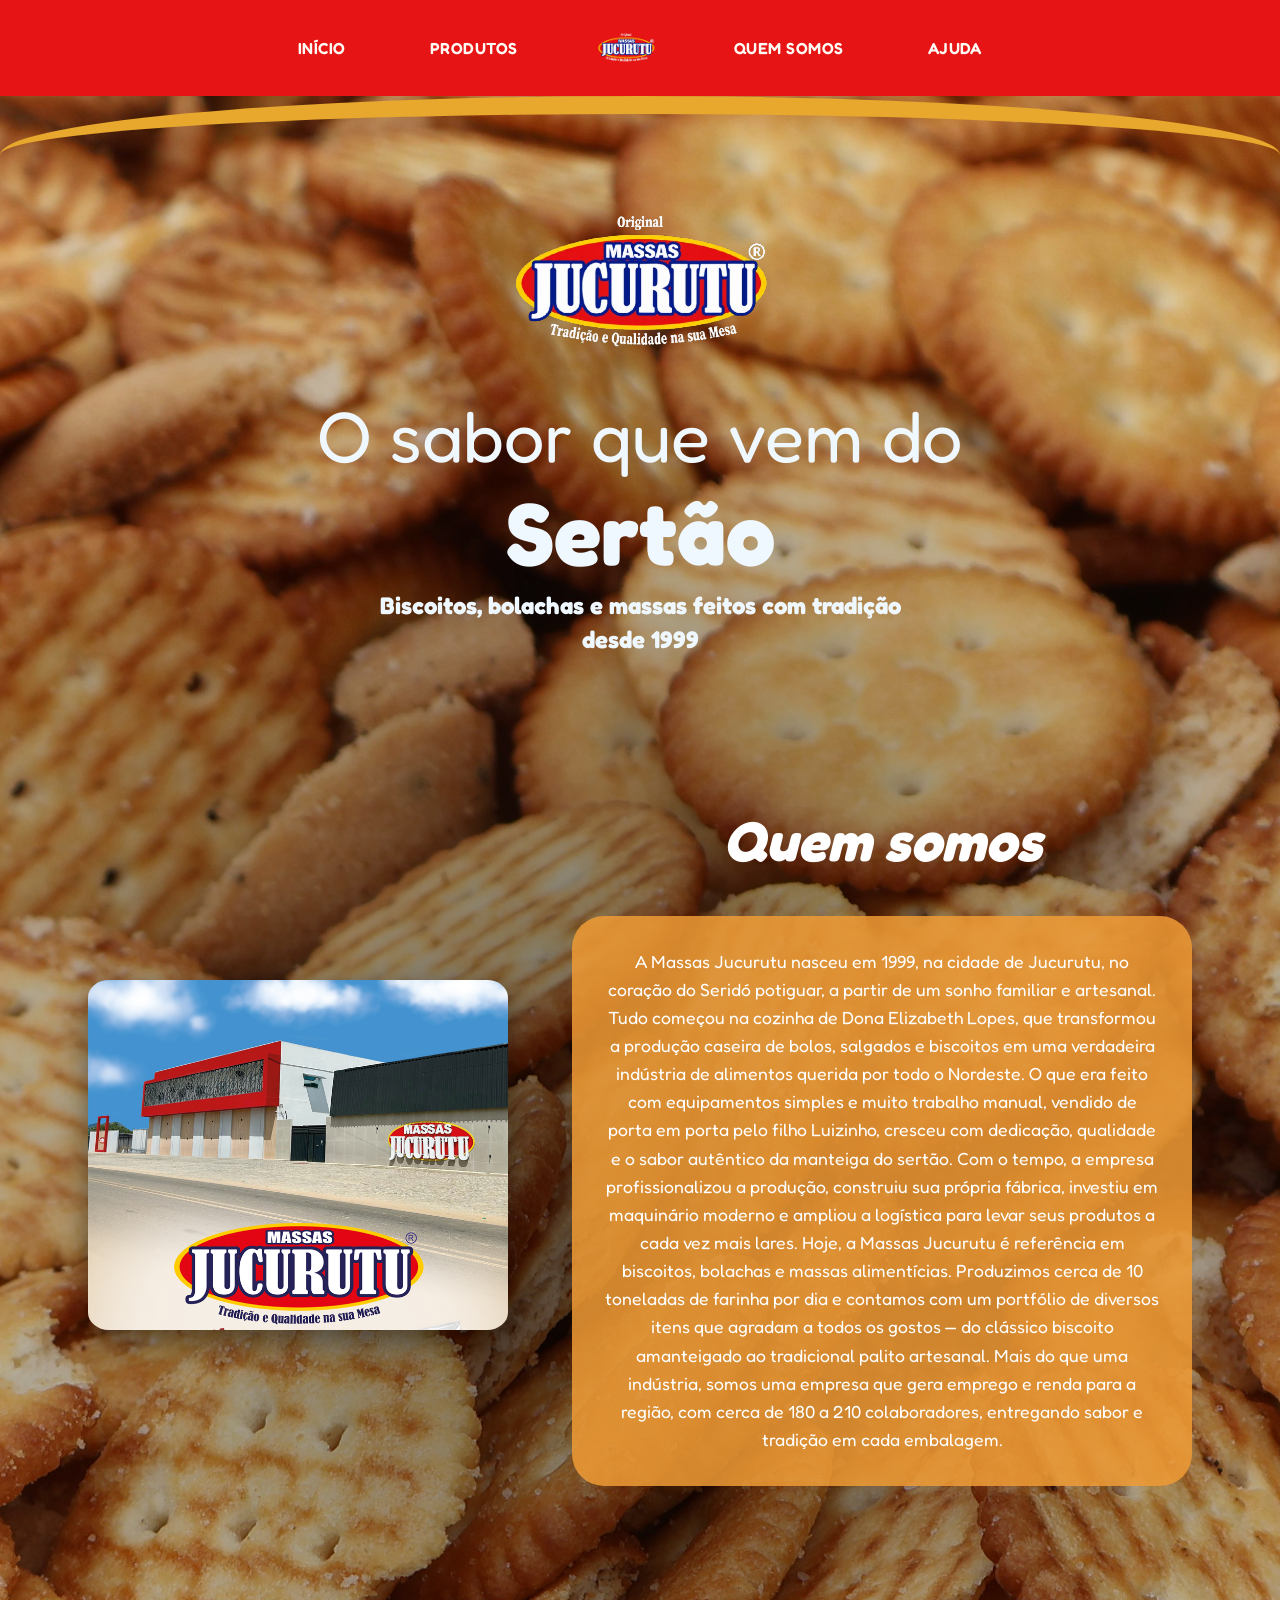
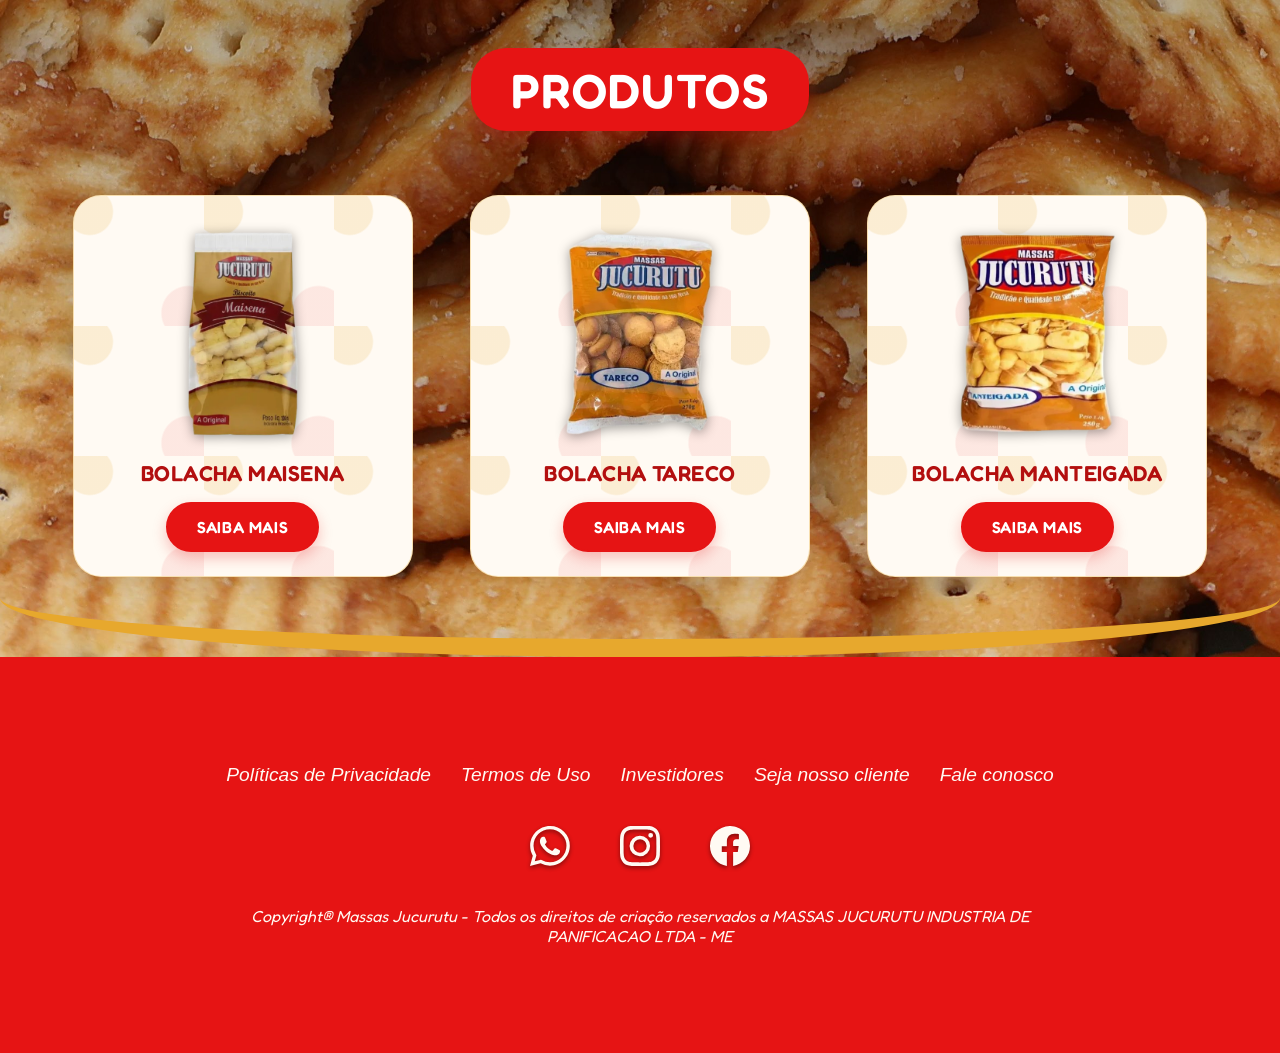
<file: index.html>
<!doctype html>
<html lang="pt-BR">
  <head>
    <meta charset="UTF-8" />
    <meta name="viewport" content="width=device-width, initial-scale=1.0" />
    <title>Massas Jucurutu</title>
    <link rel="stylesheet" href="css/style.css" />
    <link rel="preconnect" href="https://fonts.googleapis.com" />
    <link rel="preconnect" href="https://fonts.gstatic.com" crossorigin />
    <link
      href="https://fonts.googleapis.com/css2?family=Fredoka:wght@300..700&display=swap"
      rel="stylesheet"
    />
  </head>
  <body>
    <header>
      <div id="navbar"></div>
    </header>

    <section class="main">
      <div class="hero">
        <img
          class="hero__logo"
          src="assets/Massas-Jucurutu-logo.png"
          alt="Logo Massas Jucurutu"
        />
        <h1 class="hero__title">
          <span>O sabor que vem do</span>
          <strong>Sertão</strong>
        </h1>
        <h2 class="hero__text">
          <p>Biscoitos, bolachas e massas feitos com tradição</p>
          <p>desde 1999</p>
        </h2>
      </div>

      <section class="about">
        <img class="about-img" src="assets/fabrica.png" alt="Fábrica Massas Jucurutu" />

        <div class="about-cards">
          <h2 class="about-title">Quem somos</h2>

          <p class="about-text">A Massas Jucurutu nasceu em 1999, na cidade de Jucurutu, no coração do Seridó potiguar, a partir de um sonho familiar e artesanal. Tudo começou na cozinha de Dona Elizabeth Lopes, que transformou a produção caseira de bolos, salgados e biscoitos em uma verdadeira indústria de alimentos querida por todo o Nordeste.
O que era feito com equipamentos simples e muito trabalho manual, vendido de porta em porta pelo filho Luizinho, cresceu com dedicação, qualidade e o sabor autêntico da manteiga do sertão. Com o tempo, a empresa profissionalizou a produção, construiu sua própria fábrica, investiu em maquinário moderno e ampliou a logística para levar seus produtos a cada vez mais lares.
Hoje, a Massas Jucurutu é referência em biscoitos, bolachas e massas alimentícias. Produzimos cerca de 10 toneladas de farinha por dia e contamos com um portfólio de diversos itens que agradam a todos os gostos — do clássico biscoito amanteigado ao tradicional palito artesanal.
Mais do que uma indústria, somos uma empresa que gera emprego e renda para a região, com cerca de 180 a 210 colaboradores, entregando sabor e tradição em cada embalagem.</p>
        </div>
      </section>

      <section class="produtos">
        <h3 class="produtos-title">Produtos</h3>
        <div class="produtos-lista">

          <div class="produtos_item">
            <img class="item_img" src="assets/maisena.png" alt="Bolacha Maisena" />
            <h4 class="produto-item-title">Bolacha Maisena</h4>
            <a class="produtos-btn" href="Produtos.html">Saiba mais</a>
          </div>

          <div class="produtos_item">
            <img class="item_img" src="assets/tareco.png" alt="Bolacha Tareco" />
            <h4 class="produto-item-title">Bolacha Tareco</h4>
            <a class="produtos-btn" href="Produtos.html">Saiba mais</a>
          </div>

          <div class="produtos_item">
            <img class="item_img" src="assets/manteigada.png" alt="Bolacha Manteigada" />
            <h4 class="produto-item-title">Bolacha Manteigada</h4>
            <a class="produtos-btn" href="Produtos.html">Saiba mais</a>
          </div>

        </div>
      </section>
    </section>

    <footer> 
      <div id="footer"></div> 
    </footer>
    <script src="components/navbar.js"></script>
    <script src="components/footer.js"></script>
  </body>
</html>
</file>
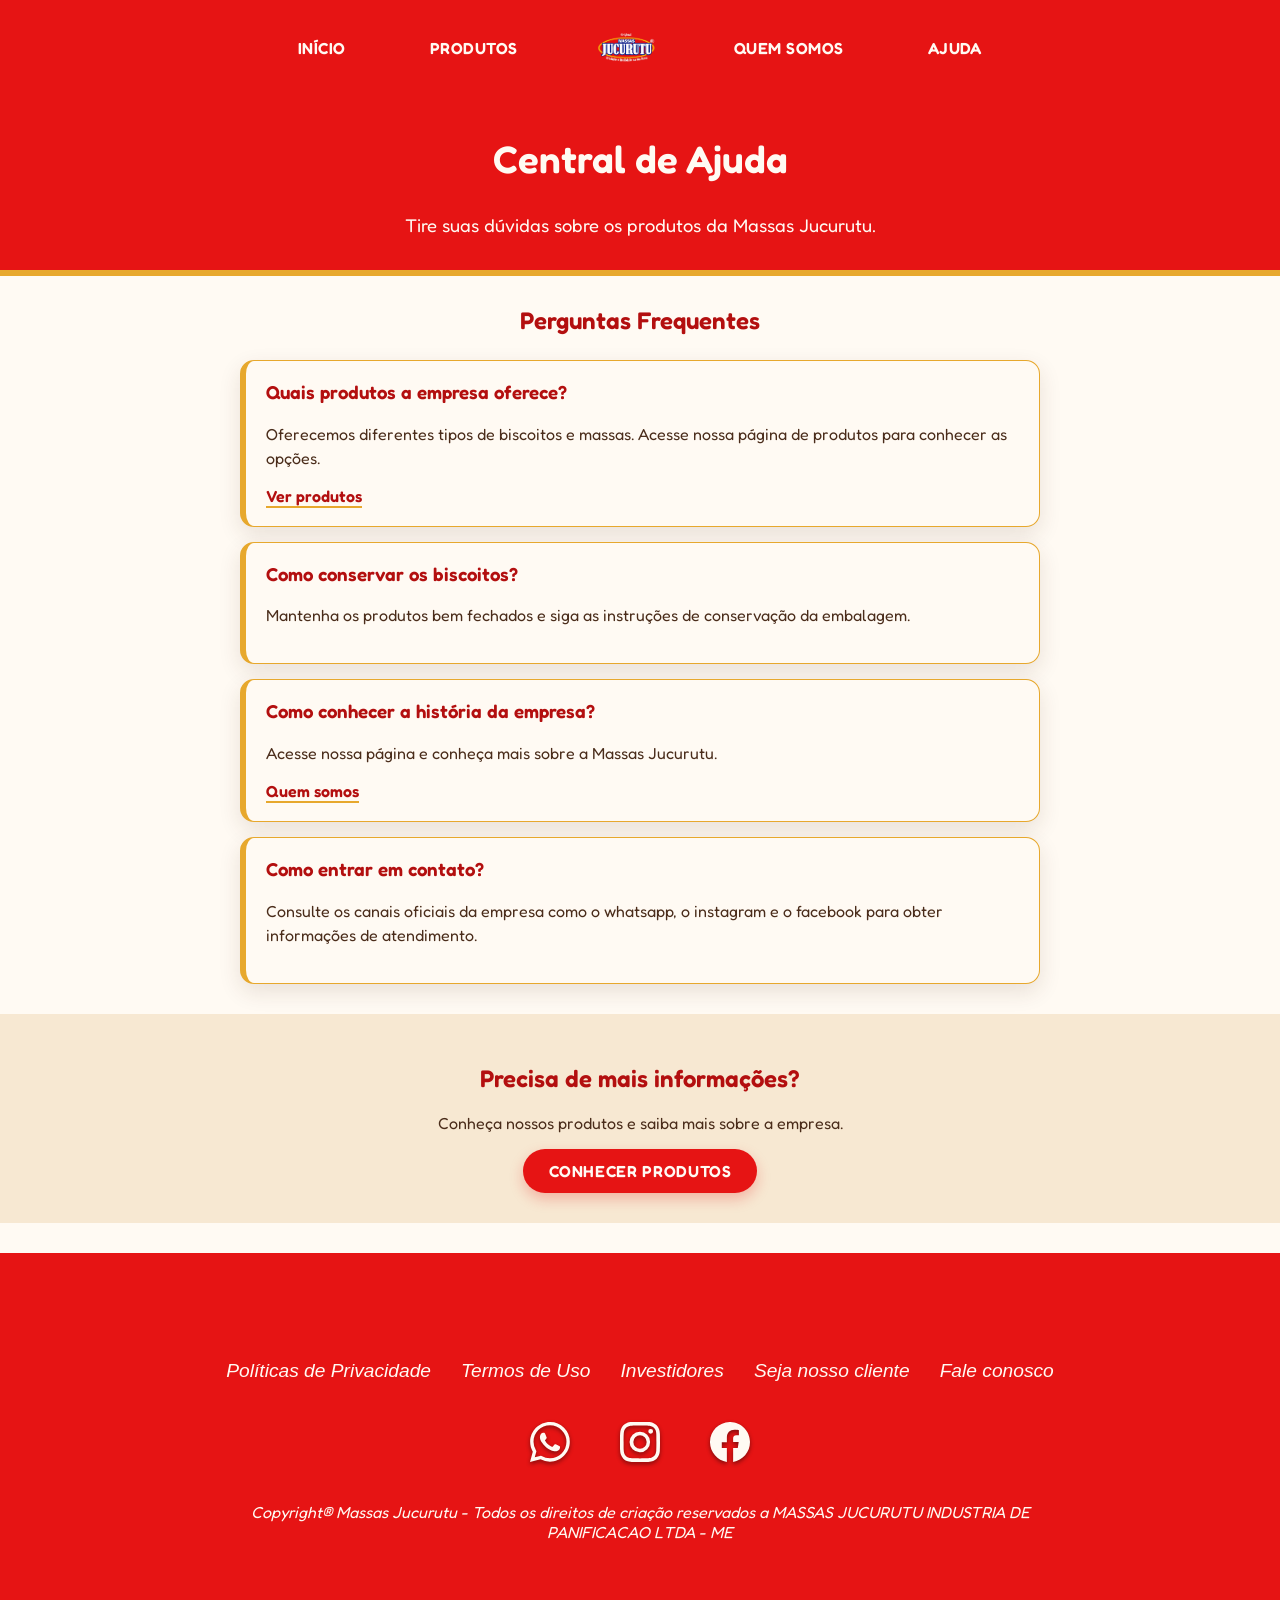
<file: Ajuda.html>
<!DOCTYPE html>
<html lang="pt-BR">
<head>
    <meta charset="UTF-8">
    <meta name="viewport" content="width=device-width, initial-scale=1.0">

    <title>Ajuda - Massas Jucurutu</title>

    <link rel="stylesheet" href="css/style.css">
    <link rel="stylesheet" href="components/Ajuda.css">

    <link rel="preconnect" href="https://fonts.googleapis.com">
    <link rel="preconnect" href="https://fonts.gstatic.com" crossorigin>
    <link href="https://fonts.googleapis.com/css2?family=Fredoka:wght@300..700&display=swap" rel="stylesheet">
</head>
<body>

    <header id="navbar"></header>

    <main class="ajuda">

        <section class="ajuda__cabecalho">
            <h1>Central de Ajuda</h1>
            <p>
                Tire suas dúvidas sobre os produtos da
                Massas Jucurutu.
            </p>
        </section>

        <section class="ajuda__perguntas">
            <h2>Perguntas Frequentes</h2>

            <div class="ajuda__item">
                <h3>Quais produtos a empresa oferece?</h3>
                <p>
                    Oferecemos diferentes tipos de biscoitos e massas.
                    Acesse nossa página de produtos para conhecer as opções.
                </p>
                <a href="Produtos.html">Ver produtos</a>
            </div>

            <div class="ajuda__item">
                <h3>Como conservar os biscoitos?</h3>
                <p>
                    Mantenha os produtos bem fechados e siga as
                    instruções de conservação da embalagem.
                </p>
            </div>

            <div class="ajuda__item">
                <h3>Como conhecer a história da empresa?</h3>
                <p>
                    Acesse nossa página e conheça mais sobre a
                    Massas Jucurutu.
                </p>
                <a href="QuemSomos.html">Quem somos</a>
            </div>

            <div class="ajuda__item">
                <h3>Como entrar em contato?</h3>
                <p>
                    Consulte os canais oficiais da empresa como o whatsapp, o instagram e o facebook para
                    obter informações de atendimento.
                </p>
            </div>
        </section>

        <section class="ajuda__contato">
            <h2>Precisa de mais informações?</h2>
            <p>Conheça nossos produtos e saiba mais sobre a empresa.</p>
            <a href="Produtos.html">Conhecer produtos</a>
        </section>

    </main>
    
    <footer> 
      <div id="footer"></div> 
    </footer>

    <script src="components/navbar.js"></script>
    <script src="components/footer.js"></script>

</body>
</html>
</file>
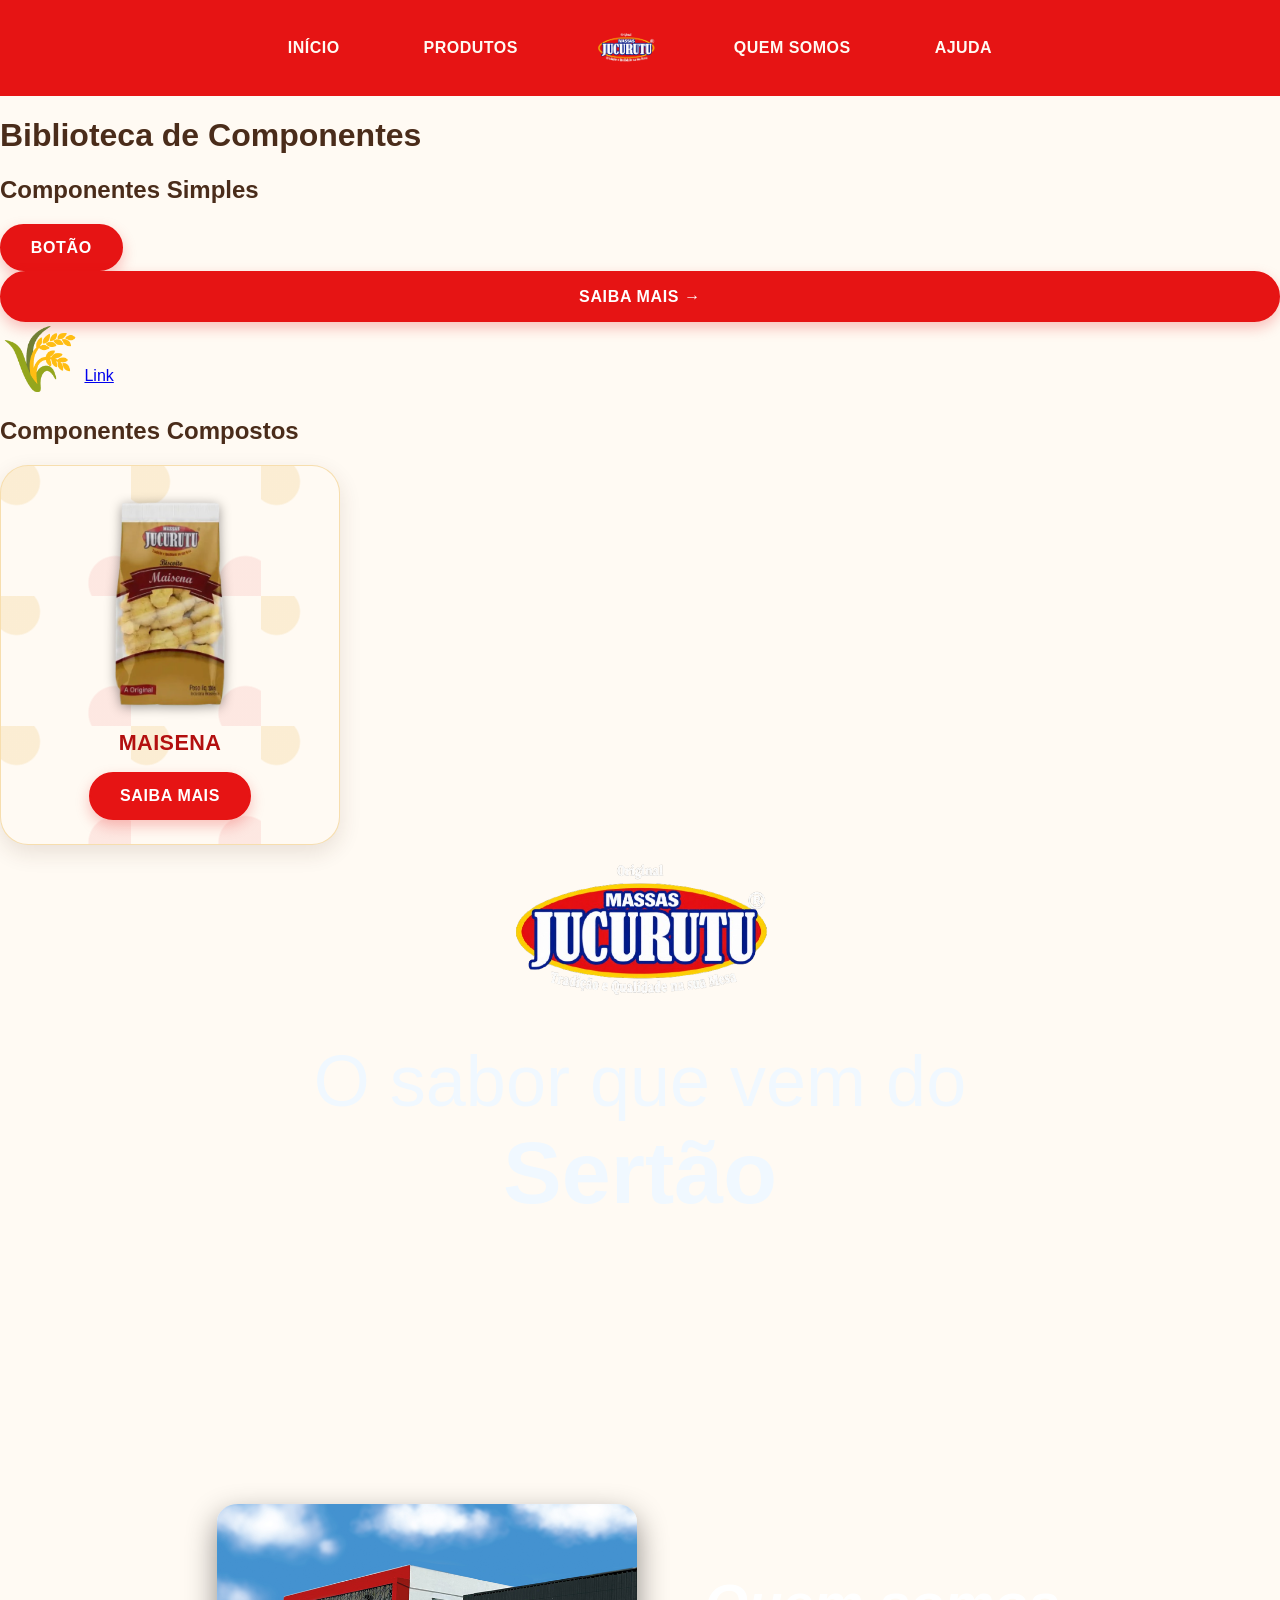
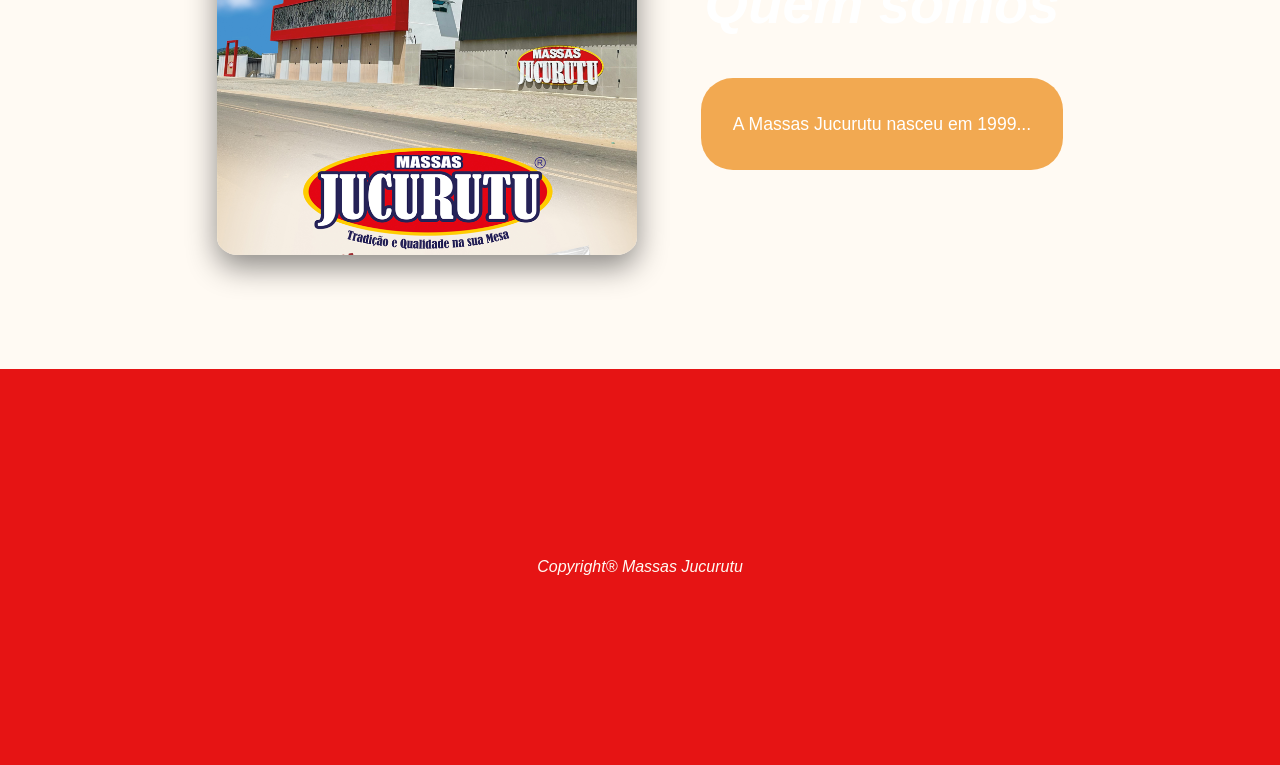
<file: componentes.html>
<!doctype html>
<html lang="pt-BR">
  <head>
    <meta charset="UTF-8" />
    <meta name="viewport" content="width=device-width, initial-scale=1.0" />
    <title>Biblioteca de Componentes - Massas Jucurutu</title>
    <link rel="stylesheet" href="css/style.css" />
  </head>
  <body>
    <header>
      <div id="navbar"></div>
    </header>

    <main>
      <h1>Biblioteca de Componentes</h1>
      <h2>Componentes Simples</h2>
      <div>
        <a class="produtos-btn" href="#">Botão</a>
        <button class="btn-saiba">Saiba mais →</button>
        <span class="hero__badge">🌾</span>
        <a class="nav__link" href="#">Link</a>
        <span class="footer-text">Texto</span>
      </div>

      <h2>Componentes Compostos</h2>
      <div class="produtos_item">
        <img class="item_img" src="assets/maisena.png" alt="Maisena" />
        <h4 class="produto-item-title">Maisena</h4>
        <a class="produtos-btn" href="#">Saiba mais</a>
      </div>

      <div class="hero">
        <img class="hero__logo" src="assets/Massas-Jucurutu-logo.png" alt="Logo" />
        <h1 class="hero__title">
          <span>O sabor que vem do</span>
          <strong>Sertão</strong>
        </h1>
      </div>

      <section class="about">
        <img class="about-img" src="assets/fabrica.png" alt="Fábrica" />
        <div class="about-cards">
          <h2 class="about-title">Quem somos</h2>
          <p class="about-text">A Massas Jucurutu nasceu em 1999...</p>
        </div>
      </section>
    </main>

    <footer>
      <section class="footer">
        <span class="copyright">Copyright® Massas Jucurutu</span>
      </section>
    </footer>

    <script src="components/navbar.js"></script>
  </body>
</html>
</file>
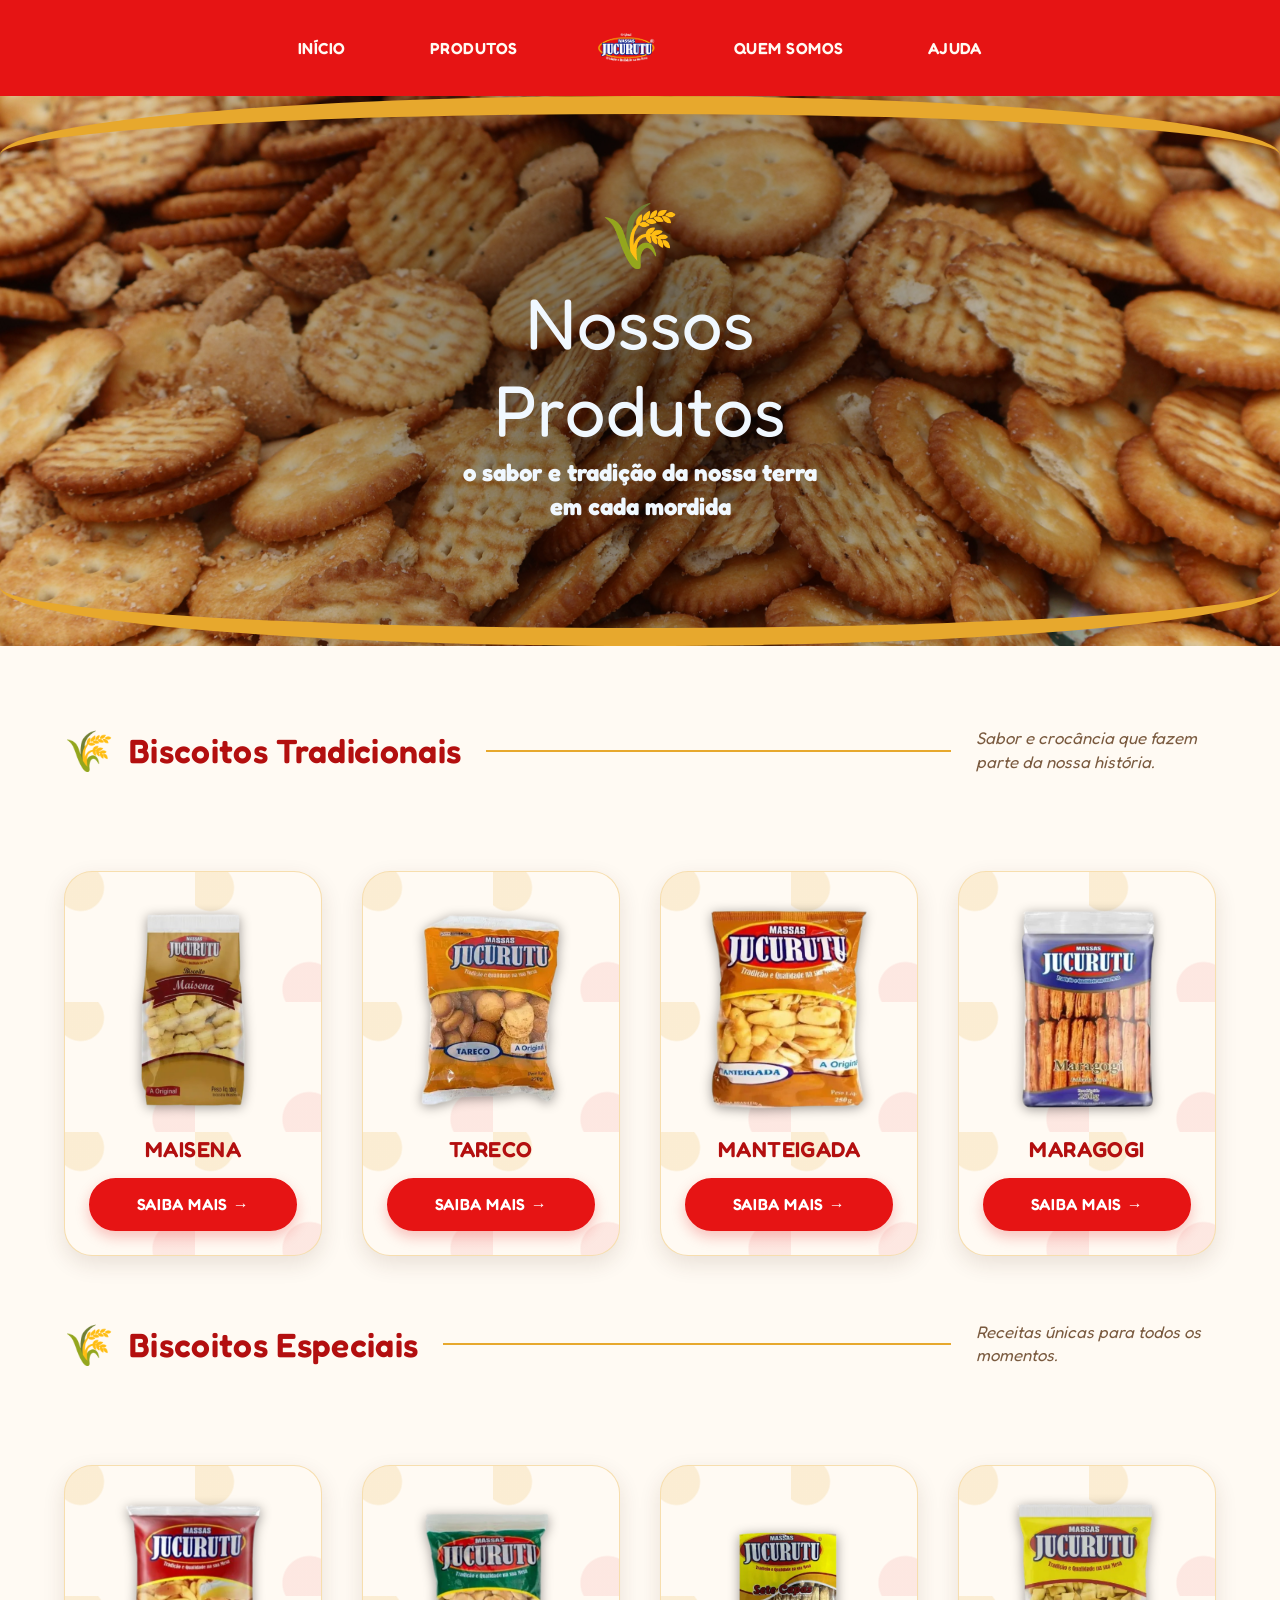
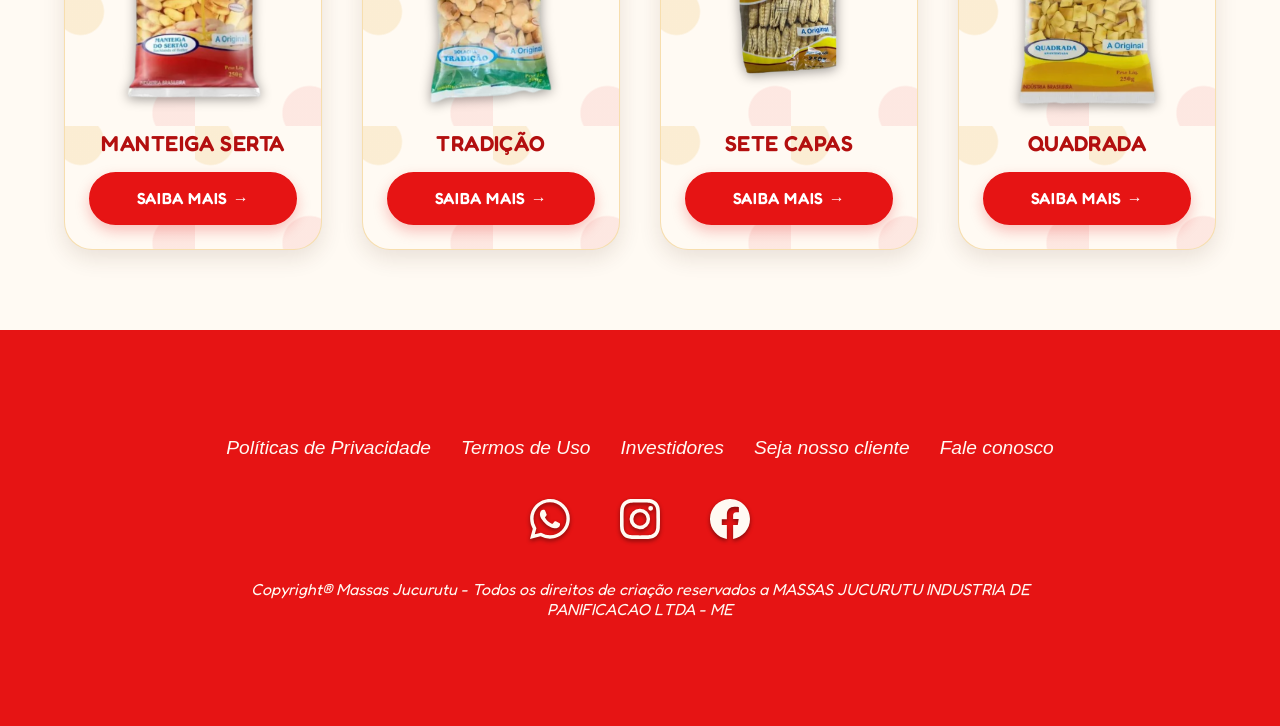
<file: Produtos.html>
<!doctype html>
<html lang="pt-BR">
  <head>
    <meta charset="UTF-8" />
    <meta name="viewport" content="width=device-width, initial-scale=1.0" />
    <title>Massas Jucurutu - Produtos</title>
    <link rel="stylesheet" href="css/style.css" />
    <link rel="preconnect" href="https://fonts.googleapis.com" />
    <link rel="preconnect" href="https://fonts.gstatic.com" crossorigin />
    <link
      href="https://fonts.googleapis.com/css2?family=Fredoka:wght@300..700&display=swap"
      rel="stylesheet"
    />
  </head>
  <body>
    <header>
      <div id="navbar"></div>
    </header>

    
    <section class="main main--produtos">
      <div class="hero">
        <span class="hero__badge">🌾</span>
        <h1 class="hero__title">
          <span>Nossos</span>
          <span>Produtos</span>
           
        </h1>
        <h2 class="hero__text">
          <p>o sabor e tradição da nossa terra</p>
          <p>em cada mordida</p>
        </h2>
      </div>
    </section>

    <!-- Seção de Produtos -->
    <section class="produtos">
      <div class="produtos-section-header">
        
        <div class="produtos-section-title" >
            <span class="produtos-icon">🌾</span>
            <h3>Biscoitos Tradicionais</h3>

        </div>
        
        <div class="produtos-section-line"></div>
        
        <p class="produtos-section-description">
            Sabor e crocância que fazem parte da nossa história.
        </p>      
      
      </div>
    
       
        <div class="produtos-lista">

          <div class="produtos_item">
            <img class="item_img" src="assets/maisena.png" alt="Biscoito Maisena">
            <h4>Maisena</h4>
            <button class="btn-saiba">Saiba mais →</button>
          </div>

          <div class="produtos_item">
            <img class="item_img" src="assets/tareco.png" alt="Biscoito Tareco">
            <h4>Tareco</h4>
            <button class="btn-saiba">Saiba mais →</button>
          </div>

          <div class="produtos_item">
            <img class="item_img" src="assets/manteigada.png" alt="Biscoito Manteigada">
            <h4>Manteigada</h4>
            <button class="btn-saiba">Saiba mais →</button>
          </div>

          <div class="produtos_item">
            <img class="item_img" src="assets/maragogi.png" alt="Biscoito Maragogi">
            <h4>Maragogi</h4>
            <button class="btn-saiba">Saiba mais →</button>
          </div>
        </div>  

      <div class="produtos-section-header">
        <div class="produtos-section-title">
            <span class="produtos-icon">🌾</span>
            <h3>Biscoitos Especiais</h3>
        </div>

        <div class="produtos-section-line"></div>

        <p class="produtos-section-description">
            Receitas únicas para todos os momentos.
        </p>
      </div>

        <div class="produtos-lista">

          <div class="produtos_item">
            <img class="item_img" src="assets/mateiga_serta.png" alt="Biscoito Manteiga Serta">
            <h4>Manteiga Serta</h4>
            <button class="btn-saiba">Saiba mais →</button>
          </div>

          <div class="produtos_item">
            <img class="item_img" src="assets/tradicao.png" alt="Biscoito Tradição">
            <h4>Tradição</h4>
            <button class="btn-saiba">Saiba mais →</button>
          </div>

          <div class="produtos_item">
            <img class="item_img" src="assets/sete capas.png" alt="Biscoito Sete Capas">
            <h4>Sete Capas</h4>
            <button class="btn-saiba">Saiba mais →</button>
          </div>

          <div class="produtos_item">
            <img class="item_img" src="assets/quadrada.png" alt="Biscoito Quadrada">
            <h4>Quadrada</h4>
            <button class="btn-saiba">Saiba mais →</button>
          </div>
        </div>
    </section>

    <footer> 
      <div id="footer"></div> 
    </footer>

    <script src="components/navbar.js"></script>
    <script src="components/footer.js"></script>
  </body>
</html>
</file>
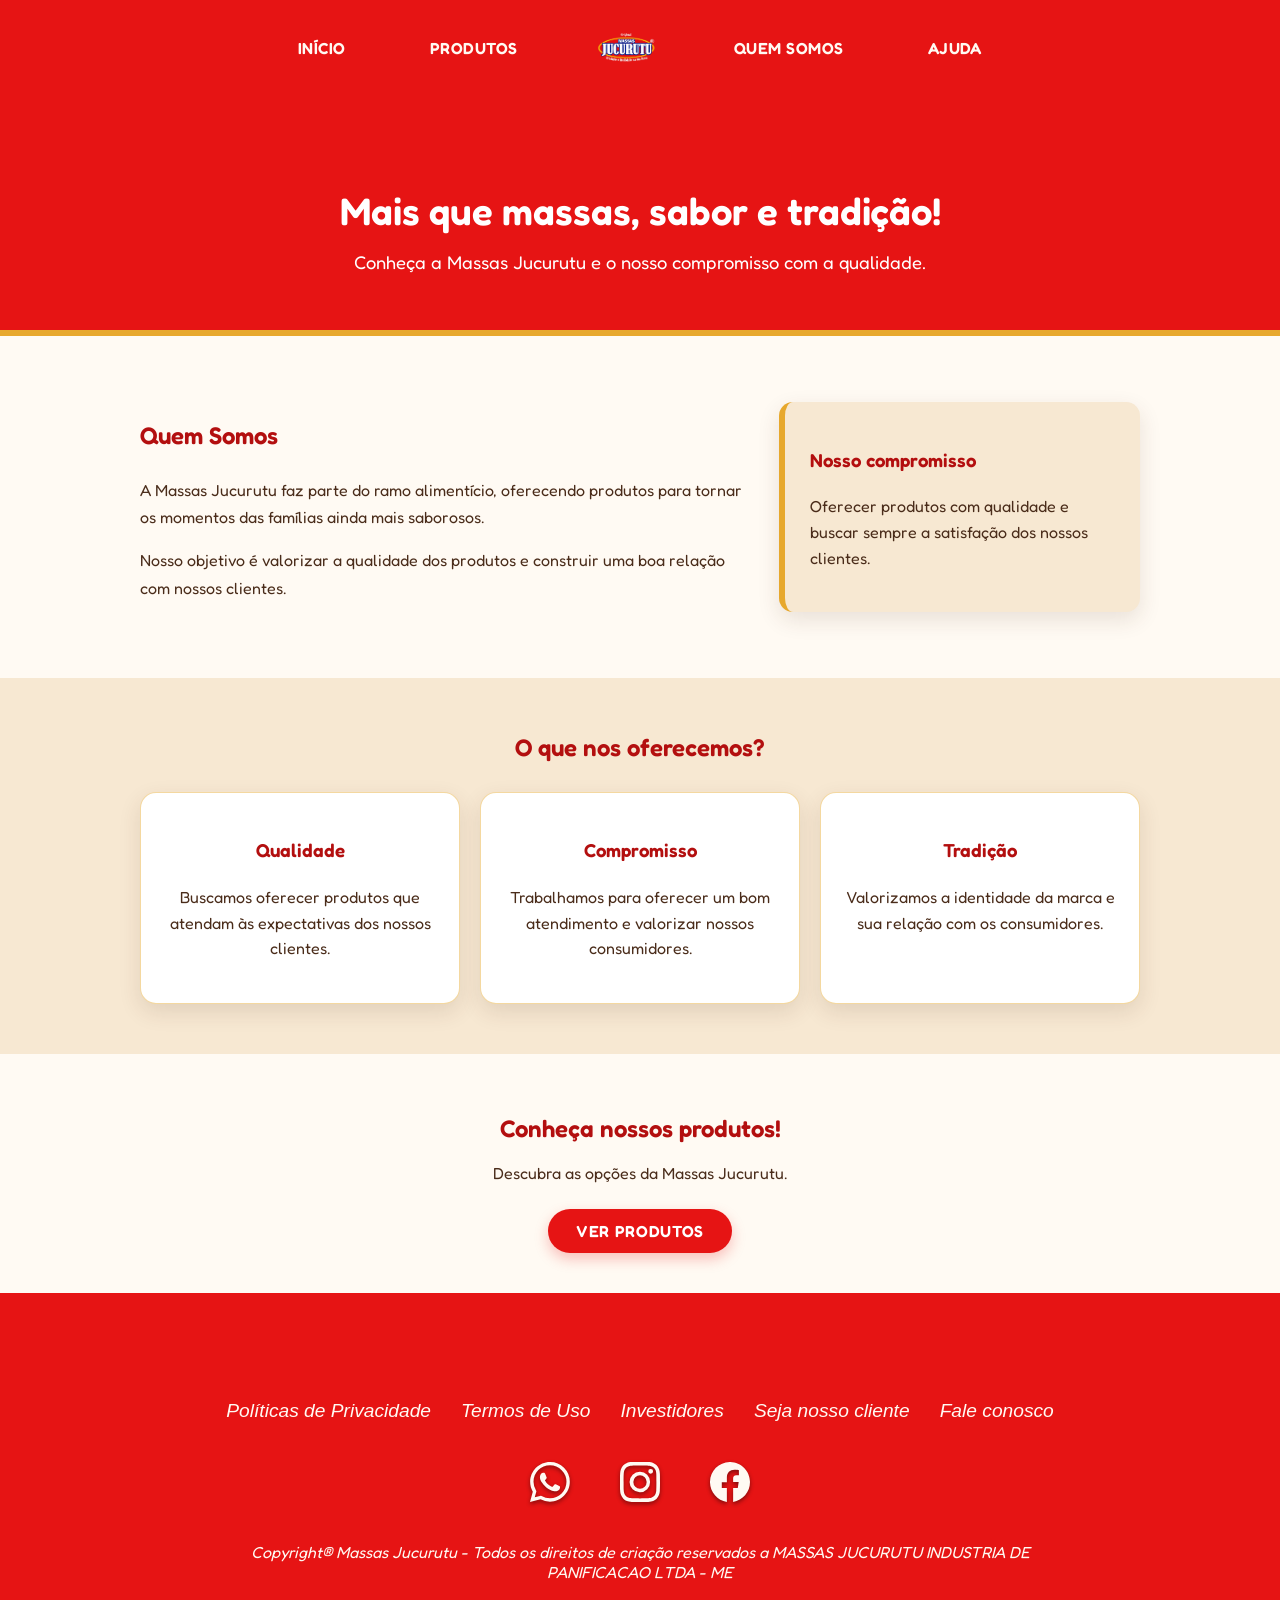
<file: QuemSomos.html>
<!DOCTYPE html>
<html lang="pt-BR">
<head>
    <meta charset="UTF-8">
    <meta name="viewport" content="width=device-width, initial-scale=1.0">

    <title>Quem Somos - Massas Jucurutu</title>

    <link rel="stylesheet" href="css/style.css">
    <link rel="stylesheet" href="components/QuemSomos.css">

    <link rel="preconnect" href="https://fonts.googleapis.com">
    <link rel="preconnect" href="https://fonts.gstatic.com" crossorigin>
    <link href="https://fonts.googleapis.com/css2?family=Fredoka:wght@300..700&display=swap" rel="stylesheet">
</head>
<body>

    <header id="navbar"></header>

    <main class="quem-somos">

        <section class="quem-somos__banner">
            <h1>Mais que massas, sabor e tradição!</h1>
            <p>
                Conheça a Massas Jucurutu e o nosso compromisso
                com a qualidade.
            </p>
        </section>

        <section class="quem-somos__historia">

            <div class="quem-somos__texto">
                <h2>Quem Somos</h2>

                <p>
                    A Massas Jucurutu faz parte do ramo alimentício,
                    oferecendo produtos para tornar os momentos
                    das famílias ainda mais saborosos.
                </p>

                <p>
                    Nosso objetivo é valorizar a qualidade dos produtos
                    e construir uma boa relação com nossos clientes.
                </p>
            </div>

            <div class="quem-somos__destaque">
                <h3>Nosso compromisso</h3>
                <p>
                    Oferecer produtos com qualidade e buscar sempre
                    a satisfação dos nossos clientes.
                </p>
            </div>

        </section>

        <section class="quem-somos__valores">

            <h2>O que nos oferecemos?</h2>

            <div class="quem-somos__cards">

                <div class="quem-somos__card">
                    <h3>Qualidade</h3>
                    <p>
                        Buscamos oferecer produtos que atendam
                        às expectativas dos nossos clientes.
                    </p>
                </div>

                <div class="quem-somos__card">
                    <h3>Compromisso</h3>
                    <p>
                        Trabalhamos para oferecer um bom atendimento
                        e valorizar nossos consumidores.
                    </p>
                </div>

                <div class="quem-somos__card">
                    <h3>Tradição</h3>
                    <p>
                        Valorizamos a identidade da marca e sua
                        relação com os consumidores.
                    </p>
                </div>

            </div>
        </section>

        <section class="quem-somos__final">
            <h2>Conheça nossos produtos!</h2>

            <p>
                Descubra as opções da Massas Jucurutu.
            </p>

            <a href="Produtos.html">Ver produtos</a>
        </section>

    </main>

    <footer> 
      <div id="footer"></div> 
    </footer>

    <script src="components/navbar.js"></script>
    <script src="components/footer.js"></script>

</body>
</html>
</file>
<file: css/style.css>
@import url(../components/Navbar.css);
@import url(../components/Apresentaçao.css);
@import url(../components/footer.css);
@import url(../components/produtos.css);
@import url(../components/about.css);
@import url(../components/produtos/page-produtos.css);
@import url(../components/hero.css);
@import url(../components/produtos/produtos-cards.css);


/*  Paleta padrão do site  */

:root {
    --cor-principal: #e61414;
    --cor-principal-escura: #b30f0f;
    --cor-dourada: #e7a82d;
    --cor-creme: #fffaf3;
    --cor-creme-escura: #f7e8d2;
    --cor-texto: #4a2c1a;
    --cor-texto-suave: #7a5a3f;
    --fonte-titulo: "Fredoka", sans-serif;
    --fonte-texto: "Fredoka", sans-serif;
    --sombra-card: 0 8px 22px rgba(74, 44, 26, 0.12);
}


body{
    margin: 0;
    overflow-x: hidden;
    background-color: var(--cor-creme);
    font-family: var(--fonte-texto);
    color: var(--cor-texto);
}
.main{
    position: relative;

    min-height: 100vh;
    width: 100%;

    padding-top: 100px;

    background-image:
    url(../assets/imagem_fundo.jpg),
    radial-gradient(
        circle at center,
        rgba(0, 0, 0, 0.55) 0%,
        rgba(0, 0, 0, 0.20) 50%,
        rgba(0, 0, 0, 0) 85%
    );

    background-size: cover;
    background-position: center;
    background-repeat: no-repeat;

    background-blend-mode: multiply;

    overflow: hidden;

    z-index: 1;
}
.main::before{
    content: "";

    position: absolute;

    width: 100%;
    height: 100px;

    left: 0;
    top: 0;

    border-top: 18px solid var(--cor-dourada);

    border-radius: 50% 50% 0 0;

    z-index: 2;

    pointer-events: none;
}
.main::after {
    content: "";

    position: absolute;

    width: 100%;
    height: 100px;

    left: 0;
    bottom: 0;

    background: transparent;

    border-bottom: 18px solid var(--cor-dourada);

    border-radius: 0 0 50% 50%;

    z-index: 2;

    pointer-events: none;
}

img {
    max-width: 100%;
}

@media (max-width: 768px) {
    .main {
        min-height: auto;
        padding-top: 4rem;
    }

    .main::before,
    .main::after {
        height: 60px;
    }

    .main::before {
        border-top-width: 12px;
    }

    .main::after {
        border-bottom-width: 12px;
    }
}
</file>
<file: components/Ajuda.css>
/* Página de ajuda */

.ajuda {
    font-family: var(--fonte-texto);
    background-color: var(--cor-creme);
    color: var(--cor-texto);
    padding-bottom: 30px;
}

/* Cabeçalho */

.ajuda__cabecalho {
    background-color: var(--cor-principal);
    color: var(--cor-creme);
    text-align: center;
    padding: 40px 20px;
    box-shadow: inset 0 -6px 0 var(--cor-dourada);
}

.ajuda__cabecalho h1 {
    font-family: var(--fonte-titulo);
    font-size: 2.4rem;
    font-weight: 600;
    margin-top: 0;
}

.ajuda__cabecalho p {
    font-size: 1.15rem;
    max-width: 640px;
    margin: 0 auto;
}

/* Perguntas */

.ajuda__perguntas {
    max-width: 800px;
    margin: 30px auto;
    padding: 0 20px;
}

.ajuda__perguntas h2 {
    text-align: center;
    margin-bottom: 25px;
    color: var(--cor-principal-escura);
    font-family: var(--fonte-titulo);
    font-weight: 600;
}

.ajuda__item {
    background-color: var(--cor-creme);
    padding: 20px;
    margin-bottom: 15px;
    border: 1px solid var(--cor-dourada);
    border-left: 6px solid var(--cor-dourada);
    border-radius: 14px;
    box-shadow: var(--sombra-card);
}

.ajuda__item h3 {
    margin-top: 0;
    color: var(--cor-principal-escura);
    font-family: var(--fonte-titulo);
    font-weight: 600;
}

.ajuda__item p {
    line-height: 1.5;
}

.ajuda__item a {
    color: var(--cor-principal-escura);
    font-weight: 600;
    text-decoration: none;
    border-bottom: 2px solid var(--cor-dourada);
    transition: color 0.2s ease;
}

.ajuda__item a:hover {
    color: var(--cor-principal);
}

/* Contato */

.ajuda__contato {
    background-color: var(--cor-creme-escura);
    text-align: center;
    padding: 30px 20px;
}

.ajuda__contato h2 {
    color: var(--cor-principal-escura);
    font-family: var(--fonte-titulo);
    font-weight: 600;
}

.ajuda__contato a {
    display: inline-block;
    background-color: var(--cor-principal);
    color: var(--cor-creme);
    font-family: var(--fonte-titulo);
    font-weight: 600;
    letter-spacing: 0.04em;
    text-transform: uppercase;
    padding: 12px 26px;
    text-decoration: none;
    border-radius: 999px;
    box-shadow: 0 6px 14px rgba(230, 20, 20, 0.25);
    transition: background-color 0.2s ease, color 0.2s ease, transform 0.2s ease;
}

.ajuda__contato a:hover {
    background-color: var(--cor-dourada);
    color: var(--cor-principal-escura);
    transform: translateY(-2px);
}

/* Celulares */

@media (max-width: 768px) {
    .ajuda__cabecalho {
        padding: 32px 18px;
    }

    .ajuda__cabecalho h1 {
        font-size: 2rem;
    }

    .ajuda__cabecalho p {
        font-size: 1rem;
    }

    .ajuda__item {
        padding: 16px;
    }
}

@media (max-width: 600px) {
    .ajuda__cabecalho h1 {
        font-size: 1.9rem;
    }

    .ajuda__perguntas {
        padding: 0 15px;
    }

    .ajuda__contato a {
        display: block;
        max-width: 320px;
        margin: 0 auto;
        padding: 14px 20px;
    }
}
</file>
<file: components/QuemSomos.css>
/* Página Quem Somos */

.quem-somos {
    font-family: var(--fonte-texto);
    color: var(--cor-texto);
    background-color: var(--cor-creme);
}

/* Banner */

.quem-somos__banner {
    background-color: var(--cor-principal);
    color: white;
    text-align: center;
    padding: 60px 20px;
    box-shadow: inset 0 -6px 0 var(--cor-dourada);
}

.quem-somos__banner h1 {
    font-family: var(--fonte-titulo);
    font-size: 2.4rem;
    font-weight: 600;
    margin-bottom: 15px;
}

.quem-somos__banner p {
    font-size: 1.15rem;
    line-height: 1.5;
    max-width: 640px;
    margin: 0 auto;
}

/* História */

.quem-somos__historia {
    display: flex;
    gap: 30px;
    align-items: center;
    max-width: 1000px;
    margin: 40px auto;
    padding: 20px;
}

.quem-somos__texto {
    flex: 2;
    line-height: 1.7;
}

.quem-somos__texto h2 {
    color: var(--cor-principal-escura);
    font-family: var(--fonte-titulo);
    font-weight: 600;
}

.quem-somos__destaque {
    flex: 1;
    background-color: var(--cor-creme-escura);
    padding: 25px;
    border-left: 6px solid var(--cor-dourada);
    border-radius: 14px;
    line-height: 1.6;
    box-shadow: var(--sombra-card);
}

.quem-somos__destaque h3 {
    color: var(--cor-principal-escura);
    font-family: var(--fonte-titulo);
    font-weight: 600;
}

/* Valores */

.quem-somos__valores {
    text-align: center;
    padding: 35px 20px 50px;
    background-color: var(--cor-creme-escura);
}

.quem-somos__valores h2 {
    margin-bottom: 30px;
    color: var(--cor-principal-escura);
    font-family: var(--fonte-titulo);
    font-weight: 600;
}

.quem-somos__cards {
    display: flex;
    gap: 20px;
    max-width: 1000px;
    margin: 0 auto;
}

.quem-somos__card {
    flex: 1;
    background-color: white;
    padding: 25px 20px;
    border-radius: 16px;
    border: 1px solid rgba(231, 168, 45, 0.45);
    box-shadow: var(--sombra-card);
    line-height: 1.6;
}

.quem-somos__card h3 {
    color: var(--cor-principal-escura);
    font-family: var(--fonte-titulo);
    font-weight: 600;
}

/* Final */

.quem-somos__final {
    text-align: center;
    padding: 40px 20px;
}

.quem-somos__final h2 {
    color: var(--cor-principal-escura);
    font-family: var(--fonte-titulo);
    font-weight: 600;
}

.quem-somos__final a {
    display: inline-block;
    background-color: var(--cor-principal);
    color: white;
    font-family: var(--fonte-titulo);
    font-weight: 600;
    letter-spacing: 0.04em;
    text-transform: uppercase;
    padding: 12px 28px;
    margin-top: 10px;
    border-radius: 999px;
    text-decoration: none;
    box-shadow: 0 6px 14px rgba(230, 20, 20, 0.25);
    transition: background-color 0.2s ease, color 0.2s ease, transform 0.2s ease;
}

.quem-somos__final a:hover {
    background-color: var(--cor-dourada);
    color: var(--cor-principal-escura);
    transform: translateY(-2px);
}

/* Celulares */

@media (max-width: 768px) {
    .quem-somos__banner {
        padding: 44px 18px;
    }

    .quem-somos__banner h1 {
        font-size: 2rem;
    }

    .quem-somos__banner p {
        font-size: 1rem;
    }

    .quem-somos__historia {
        margin: 28px auto;
        padding: 0 18px;
    }
}

@media (max-width: 600px) {
    .quem-somos__banner h1 {
        font-size: 1.9rem;
    }

    .quem-somos__historia {
        flex-direction: column;
        margin: 20px auto;
    }

    .quem-somos__cards {
        flex-direction: column;
    }

    .quem-somos__final a {
        display: block;
        max-width: 320px;
        margin: 16px auto 0;
        padding: 14px 20px;
    }
}
</file>
